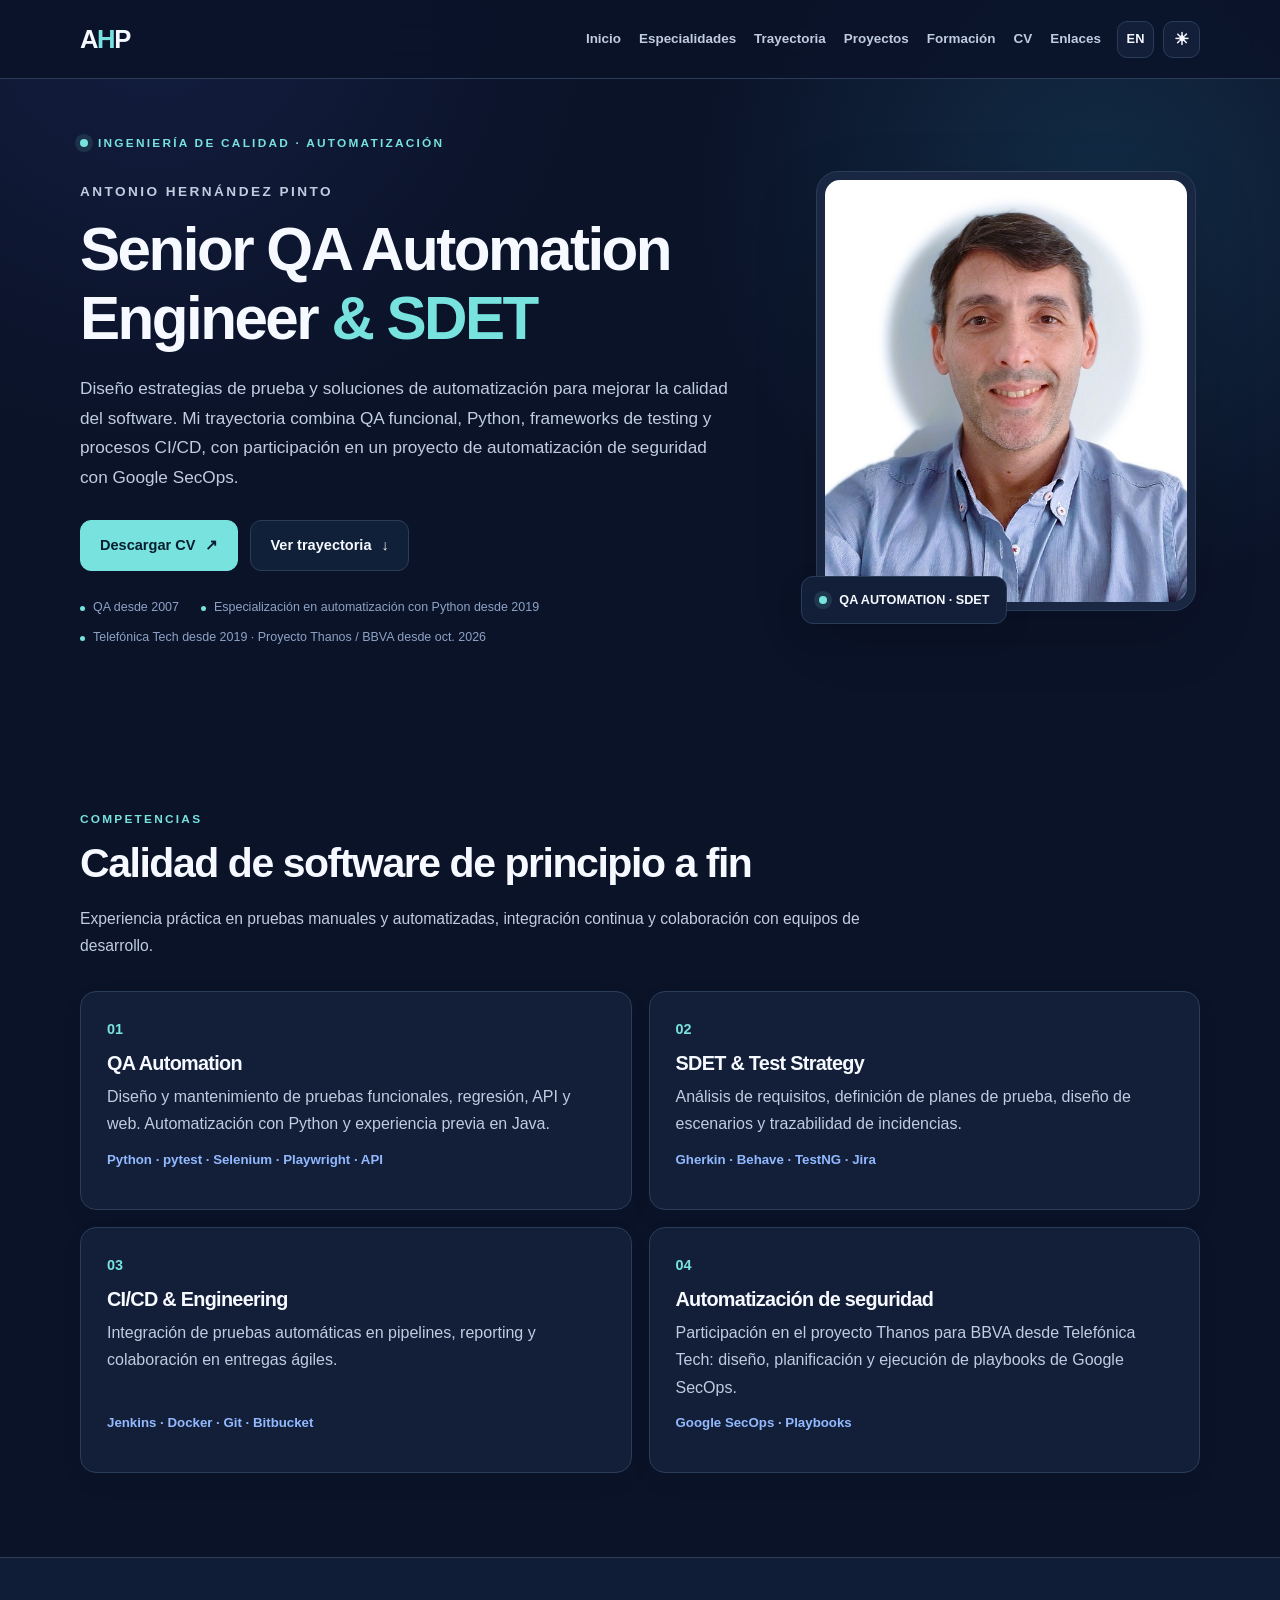
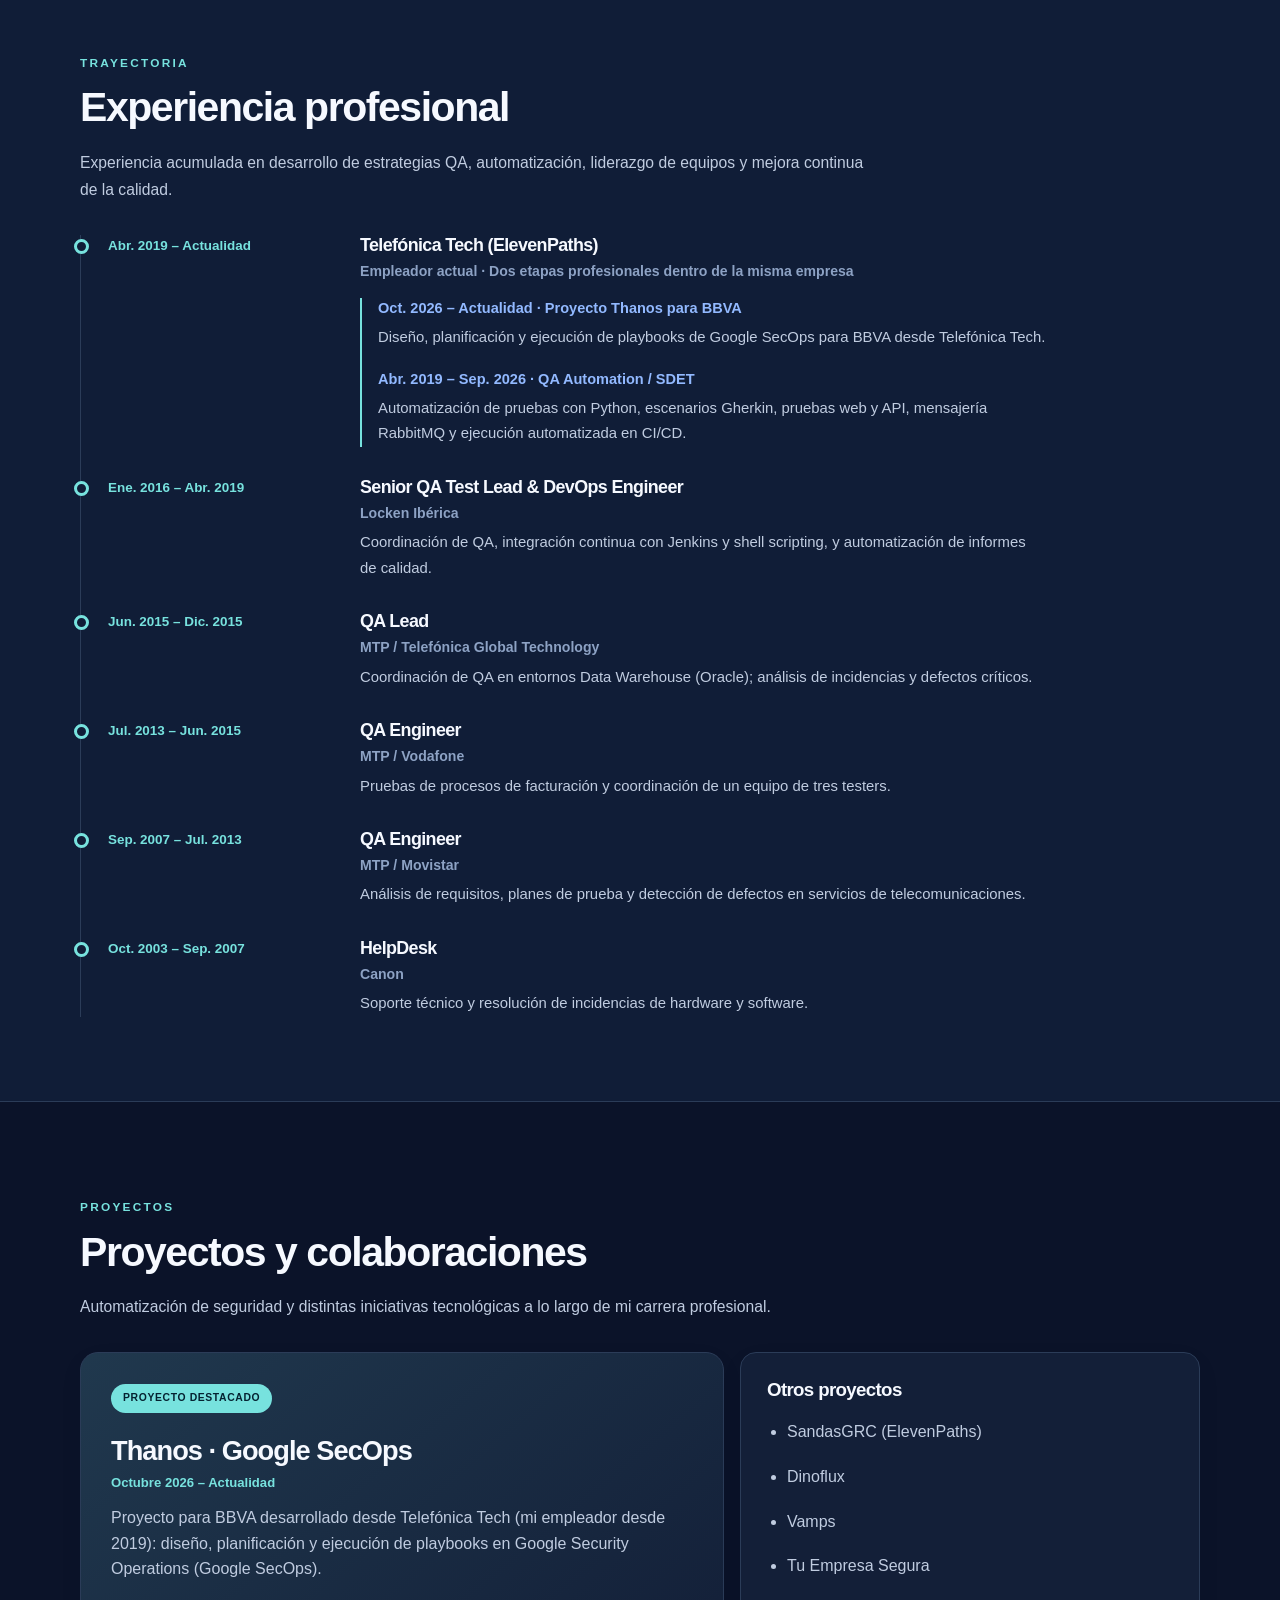
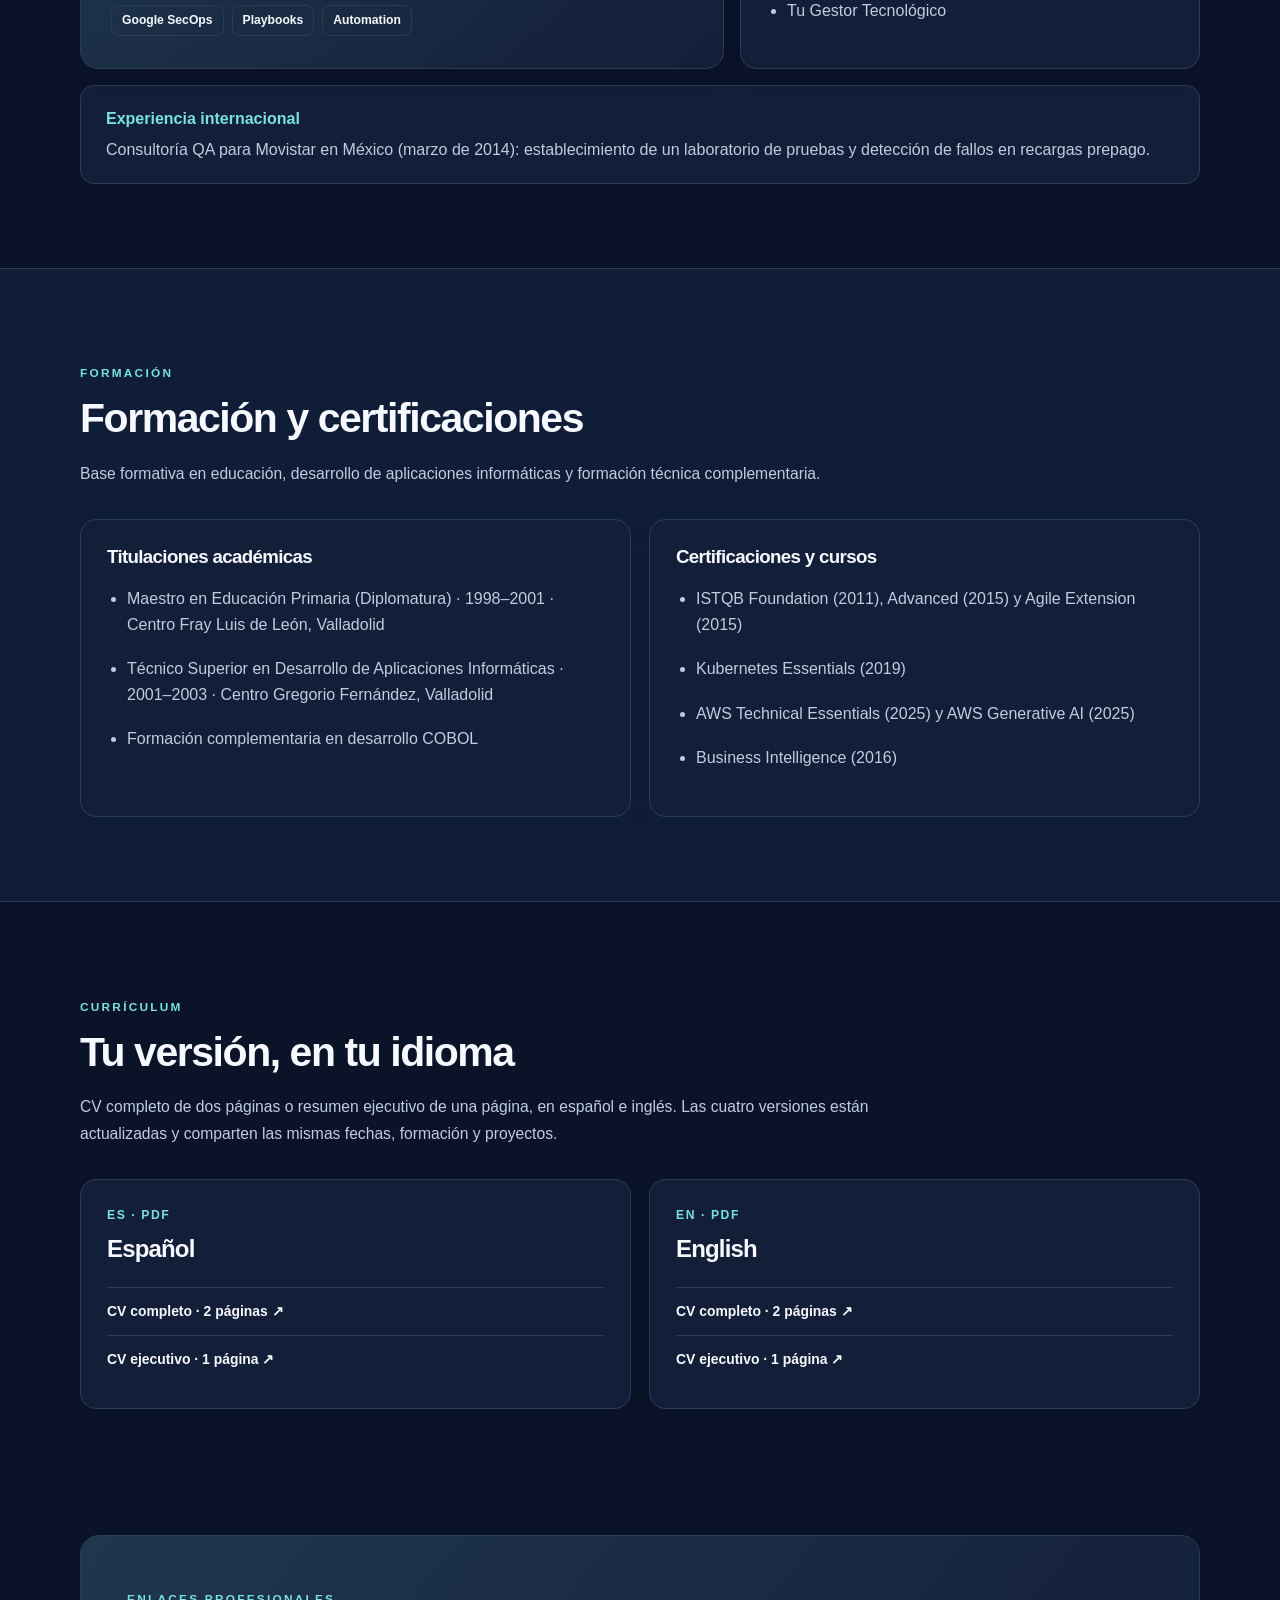
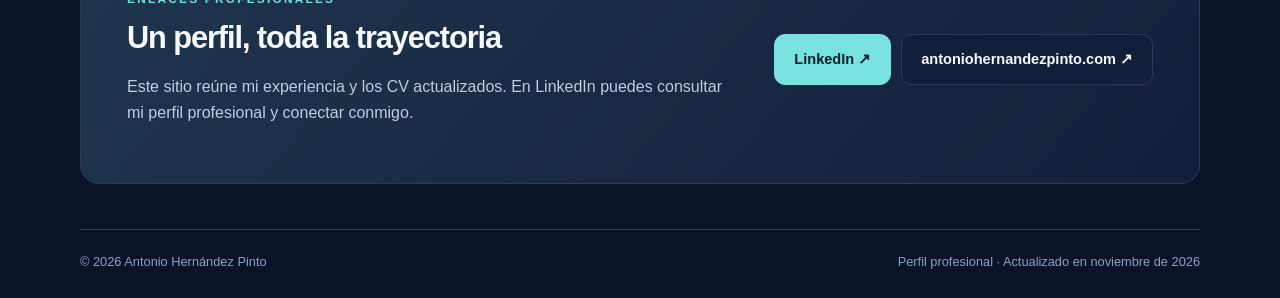
<file: index.html>
<!DOCTYPE html>
<html lang="es" data-theme="dark">
<head>
<meta charset="utf-8">
<meta name="viewport" content="width=device-width, initial-scale=1">
<meta name="theme-color" content="#0b1329">
<title>Antonio Hernández Pinto | Senior QA Automation Engineer · SDET</title>
<meta name="description" content="Antonio Hernández Pinto: profesional QA Automation y SDET con experiencia en Python, Playwright, Selenium, pruebas API y CI/CD. Proyecto Thanos con Google SecOps.">
<meta name="robots" content="index, follow, max-image-preview:large">
<link rel="canonical" href="https://antoniohernandezpinto.com/">
<link rel="alternate" hreflang="es" href="https://antoniohernandezpinto.com/">
<link rel="alternate" hreflang="en" href="https://antoniohernandezpinto.com/en/">
<link rel="alternate" hreflang="x-default" href="https://antoniohernandezpinto.com/">
<link rel="icon" href="favicon.ico" sizes="any">
<link rel="stylesheet" href="style.css">
<meta property="og:type" content="profile">
<meta property="og:title" content="Antonio Hernández Pinto | Senior QA Automation Engineer · SDET">
<meta property="og:description" content="Antonio Hernández Pinto: profesional QA Automation y SDET con experiencia en Python, Playwright, Selenium, pruebas API y CI/CD. Proyecto Thanos con Google SecOps.">
<meta property="og:url" content="https://antoniohernandezpinto.com/">
<meta property="og:locale" content="es_ES">
<meta property="og:image" content="https://antoniohernandezpinto.com/assets/img/social-preview.jpg">
<meta property="og:image:width" content="1200">
<meta property="og:image:height" content="630">
<meta name="twitter:card" content="summary_large_image">
<meta name="twitter:description" content="QA Automation y SDET desde 2007. Telefónica Tech desde 2019; proyecto Thanos / BBVA con Google SecOps desde 2026.">
<meta property="og:locale:alternate" content="en_US">
<meta name="twitter:title" content="Antonio Hernández Pinto | Senior QA Automation Engineer · SDET">
<meta name="twitter:image" content="https://antoniohernandezpinto.com/assets/img/social-preview.jpg">
<script type="application/ld+json">{"@context": "https://schema.org", "@type": "Person", "name": "Antonio Hernández Pinto", "url": "https://antoniohernandezpinto.com/", "jobTitle": "Senior QA Automation Engineer / SDET", "worksFor": {"@type": "Organization", "name": "Telefónica Tech"}, "sameAs": ["https://www.linkedin.com/in/antonio-hernandez-pinto/"], "knowsAbout": ["Software Quality Assurance", "Test automation", "Python", "Playwright", "Selenium", "API testing", "CI/CD", "Google SecOps"]}</script>
</head>
<body>
<a class="skip-link" href="#contenido">Saltar al contenido</a>
<header class="site-header">
 <nav class="navbar wrap" aria-label="Navegación principal">
  <a href="#inicio" class="monogram" aria-label="Antonio Hernández Pinto — Home">A<span>H</span>P</a>
  <div class="navlinks" id="main-menu">
   <a href="#inicio">Inicio</a><a href="#especialidades">Especialidades</a><a href="#trayectoria">Trayectoria</a><a href="#proyectos">Proyectos</a><a href="#formacion">Formación</a><a href="#cv">CV</a><a href="#contacto">Enlaces</a>
  </div>
  <div class="nav-actions">
   <a class="language-switch" href="en/" lang="en" aria-label="English version">EN</a>
   <button type="button" class="theme-switch" aria-label="Cambiar tema claro u oscuro" title="Cambiar tema claro u oscuro"><span class="theme-icon" aria-hidden="true">☀</span></button>
   <button type="button" class="menu-switch" aria-controls="main-menu" aria-expanded="false" aria-label="Abrir menú"><span aria-hidden="true">☰</span></button>
  </div>
 </nav>
</header>
<main id="contenido">
<section class="hero wrap" id="inicio">
  <div class="hero-content">
   <div class="eyebrow"><span class="signal"></span>INGENIERÍA DE CALIDAD · AUTOMATIZACIÓN</div>
   <p class="hero-name">ANTONIO HERNÁNDEZ PINTO</p>
   <h1>Senior QA Automation Engineer <span class="accent">&amp; SDET</span></h1>
   <p class="lead">Diseño estrategias de prueba y soluciones de automatización para mejorar la calidad del software. Mi trayectoria combina QA funcional, Python, frameworks de testing y procesos CI/CD, con participación en un proyecto de automatización de seguridad con Google SecOps.</p>
   <div class="hero-actions"><a class="btn primary" href="#cv">Descargar CV <span aria-hidden="true">↗</span></a><a class="btn secondary" href="#trayectoria">Ver trayectoria <span aria-hidden="true">↓</span></a></div>
   <ul class="quickfacts"><li>QA desde 2007</li><li>Especialización en automatización con Python desde 2019</li><li>Telefónica Tech desde 2019 · Proyecto Thanos / BBVA desde oct. 2026</li></ul>
  </div>
  <div class="portrait-card"><div class="portrait-frame"><img src="assets/img/antonio-hernandez-pinto.jpg" width="590" height="663" fetchpriority="high" alt="Antonio Hernández Pinto"></div><div class="portrait-caption"><span class="dot"></span>QA AUTOMATION · SDET</div></div>
</section>
<section class="content-section" id="especialidades"><div class="wrap">
 <p class="section-eyebrow">COMPETENCIAS</p><h2>Calidad de software de principio a fin</h2><p class="section-lead">Experiencia práctica en pruebas manuales y automatizadas, integración continua y colaboración con equipos de desarrollo.</p>
 <div class="specialties"><article class="specialty"><div class="specialty-no">01</div><h3>QA Automation</h3><p>Diseño y mantenimiento de pruebas funcionales, regresión, API y web. Automatización con Python y experiencia previa en Java.</p><p class="techline">Python · pytest · Selenium · Playwright · API</p></article><article class="specialty"><div class="specialty-no">02</div><h3>SDET &amp; Test Strategy</h3><p>Análisis de requisitos, definición de planes de prueba, diseño de escenarios y trazabilidad de incidencias.</p><p class="techline">Gherkin · Behave · TestNG · Jira</p></article><article class="specialty"><div class="specialty-no">03</div><h3>CI/CD &amp; Engineering</h3><p>Integración de pruebas automáticas en pipelines, reporting y colaboración en entregas ágiles.</p><p class="techline">Jenkins · Docker · Git · Bitbucket</p></article><article class="specialty"><div class="specialty-no">04</div><h3>Automatización de seguridad</h3><p>Participación en el proyecto Thanos para BBVA desde Telefónica Tech: diseño, planificación y ejecución de playbooks de Google SecOps.</p><p class="techline">Google SecOps · Playbooks</p></article></div>
</div></section>
<section class="content-section alt" id="trayectoria"><div class="wrap">
 <p class="section-eyebrow">TRAYECTORIA</p><h2>Experiencia profesional</h2><p class="section-lead">Experiencia acumulada en desarrollo de estrategias QA, automatización, liderazgo de equipos y mejora continua de la calidad.</p>
 <div class="timeline"><article class="timeline-item"><div class="timeline-date">Abr. 2019 – Actualidad</div><div class="timeline-text"><h3>Telefónica Tech (ElevenPaths)</h3><p class="company">Empleador actual · Dos etapas profesionales dentro de la misma empresa</p><div class="role-phases"><div class="role-phase"><h4>Oct. 2026 – Actualidad · Proyecto Thanos para BBVA</h4><p>Diseño, planificación y ejecución de playbooks de Google SecOps para BBVA desde Telefónica Tech.</p></div><div class="role-phase"><h4>Abr. 2019 – Sep. 2026 · QA Automation / SDET</h4><p>Automatización de pruebas con Python, escenarios Gherkin, pruebas web y API, mensajería RabbitMQ y ejecución automatizada en CI/CD.</p></div></div></div></article><article class="timeline-item"><div class="timeline-date">Ene. 2016 – Abr. 2019</div><div class="timeline-text"><h3>Senior QA Test Lead &amp; DevOps Engineer</h3><p class="company">Locken Ibérica</p><p>Coordinación de QA, integración continua con Jenkins y shell scripting, y automatización de informes de calidad.</p></div></article><article class="timeline-item"><div class="timeline-date">Jun. 2015 – Dic. 2015</div><div class="timeline-text"><h3>QA Lead</h3><p class="company">MTP / Telefónica Global Technology</p><p>Coordinación de QA en entornos Data Warehouse (Oracle); análisis de incidencias y defectos críticos.</p></div></article><article class="timeline-item"><div class="timeline-date">Jul. 2013 – Jun. 2015</div><div class="timeline-text"><h3>QA Engineer</h3><p class="company">MTP / Vodafone</p><p>Pruebas de procesos de facturación y coordinación de un equipo de tres testers.</p></div></article><article class="timeline-item"><div class="timeline-date">Sep. 2007 – Jul. 2013</div><div class="timeline-text"><h3>QA Engineer</h3><p class="company">MTP / Movistar</p><p>Análisis de requisitos, planes de prueba y detección de defectos en servicios de telecomunicaciones.</p></div></article><article class="timeline-item"><div class="timeline-date">Oct. 2003 – Sep. 2007</div><div class="timeline-text"><h3>HelpDesk</h3><p class="company">Canon</p><p>Soporte técnico y resolución de incidencias de hardware y software.</p></div></article></div>
</div></section>
<section class="content-section" id="proyectos"><div class="wrap">
 <p class="section-eyebrow">PROYECTOS</p><h2>Proyectos y colaboraciones</h2><p class="section-lead">Automatización de seguridad y distintas iniciativas tecnológicas a lo largo de mi carrera profesional.</p>
 <div class="project-grid"><article class="feature-project"><span class="small-pill">Proyecto destacado</span><h3>Thanos · Google SecOps</h3><p class="project-date">Octubre 2026 – Actualidad</p><p>Proyecto para BBVA desarrollado desde Telefónica Tech (mi empleador desde 2019): diseño, planificación y ejecución de playbooks en Google Security Operations (Google SecOps).</p><div class="project-tags"><span>Google SecOps</span><span>Playbooks</span><span>Automation</span></div></article>
 <div class="secondary-projects"><h3>Otros proyectos</h3><ul><li>SandasGRC (ElevenPaths)</li><li>Dinoflux</li><li>Vamps</li><li>Tu Empresa Segura</li><li>Tu Gestor Tecnológico</li></ul></div></div>
 <div class="international"><strong>Experiencia internacional</strong><p>Consultoría QA para Movistar en México (marzo de 2014): establecimiento de un laboratorio de pruebas y detección de fallos en recargas prepago.</p></div>
</div></section>
<section class="content-section alt" id="formacion"><div class="wrap">
 <p class="section-eyebrow">FORMACIÓN</p><h2>Formación y certificaciones</h2><p class="section-lead">Base formativa en educación, desarrollo de aplicaciones informáticas y formación técnica complementaria.</p>
 <div class="columns"><div class="detail-card"><h3>Titulaciones académicas</h3><ul><li>Maestro en Educación Primaria (Diplomatura) · 1998–2001 · Centro Fray Luis de León, Valladolid</li><li>Técnico Superior en Desarrollo de Aplicaciones Informáticas · 2001–2003 · Centro Gregorio Fernández, Valladolid</li><li>Formación complementaria en desarrollo COBOL</li></ul></div><div class="detail-card"><h3>Certificaciones y cursos</h3><ul><li>ISTQB Foundation (2011), Advanced (2015) y Agile Extension (2015)</li><li>Kubernetes Essentials (2019)</li><li>AWS Technical Essentials (2025) y AWS Generative AI (2025)</li><li>Business Intelligence (2016)</li></ul></div></div>
</div></section>
<section class="content-section" id="cv"><div class="wrap">
 <p class="section-eyebrow">CURRÍCULUM</p><h2>Tu versión, en tu idioma</h2><p class="section-lead">CV completo de dos páginas o resumen ejecutivo de una página, en español e inglés. Las cuatro versiones están actualizadas y comparten las mismas fechas, formación y proyectos.</p>
 <div class="cv-grid"><div class="cv-tile"><div class="cv-tag">ES · PDF</div><h3>Español</h3><a href="assets/cv/Antonio_Hernandez_Pinto_CV_ES_completo.pdf" download>CV completo · 2 páginas ↗</a><a href="assets/cv/Antonio_Hernandez_Pinto_CV_ES_1pagina.pdf" download>CV ejecutivo · 1 página ↗</a></div><div class="cv-tile"><div class="cv-tag">EN · PDF</div><h3>English</h3><a href="assets/cv/Antonio_Hernandez_Pinto_CV_EN_full.pdf" download>CV completo · 2 páginas ↗</a><a href="assets/cv/Antonio_Hernandez_Pinto_CV_EN_1page.pdf" download>CV ejecutivo · 1 página ↗</a></div></div>
 </div></section>
<section class="contact-banner wrap" id="contacto"><div><p class="section-eyebrow">ENLACES PROFESIONALES</p><h2>Un perfil, toda la trayectoria</h2><p>Este sitio reúne mi experiencia y los CV actualizados. En LinkedIn puedes consultar mi perfil profesional y conectar conmigo.</p></div><div class="contact-links"><a class="btn primary" href="https://www.linkedin.com/in/antonio-hernandez-pinto/" target="_blank" rel="noopener noreferrer" aria-label="Consultar mi perfil de LinkedIn">LinkedIn ↗</a><a class="btn secondary" href="https://antoniohernandezpinto.com/" target="_blank" rel="noopener noreferrer">antoniohernandezpinto.com ↗</a></div></section>
</main>
<footer class="wrap footer"><span>© 2026 Antonio Hernández Pinto</span><span>Perfil profesional · Actualizado en noviembre de 2026</span></footer>
<script src="assets/site.js" defer></script>
</body>
</html>
</file>
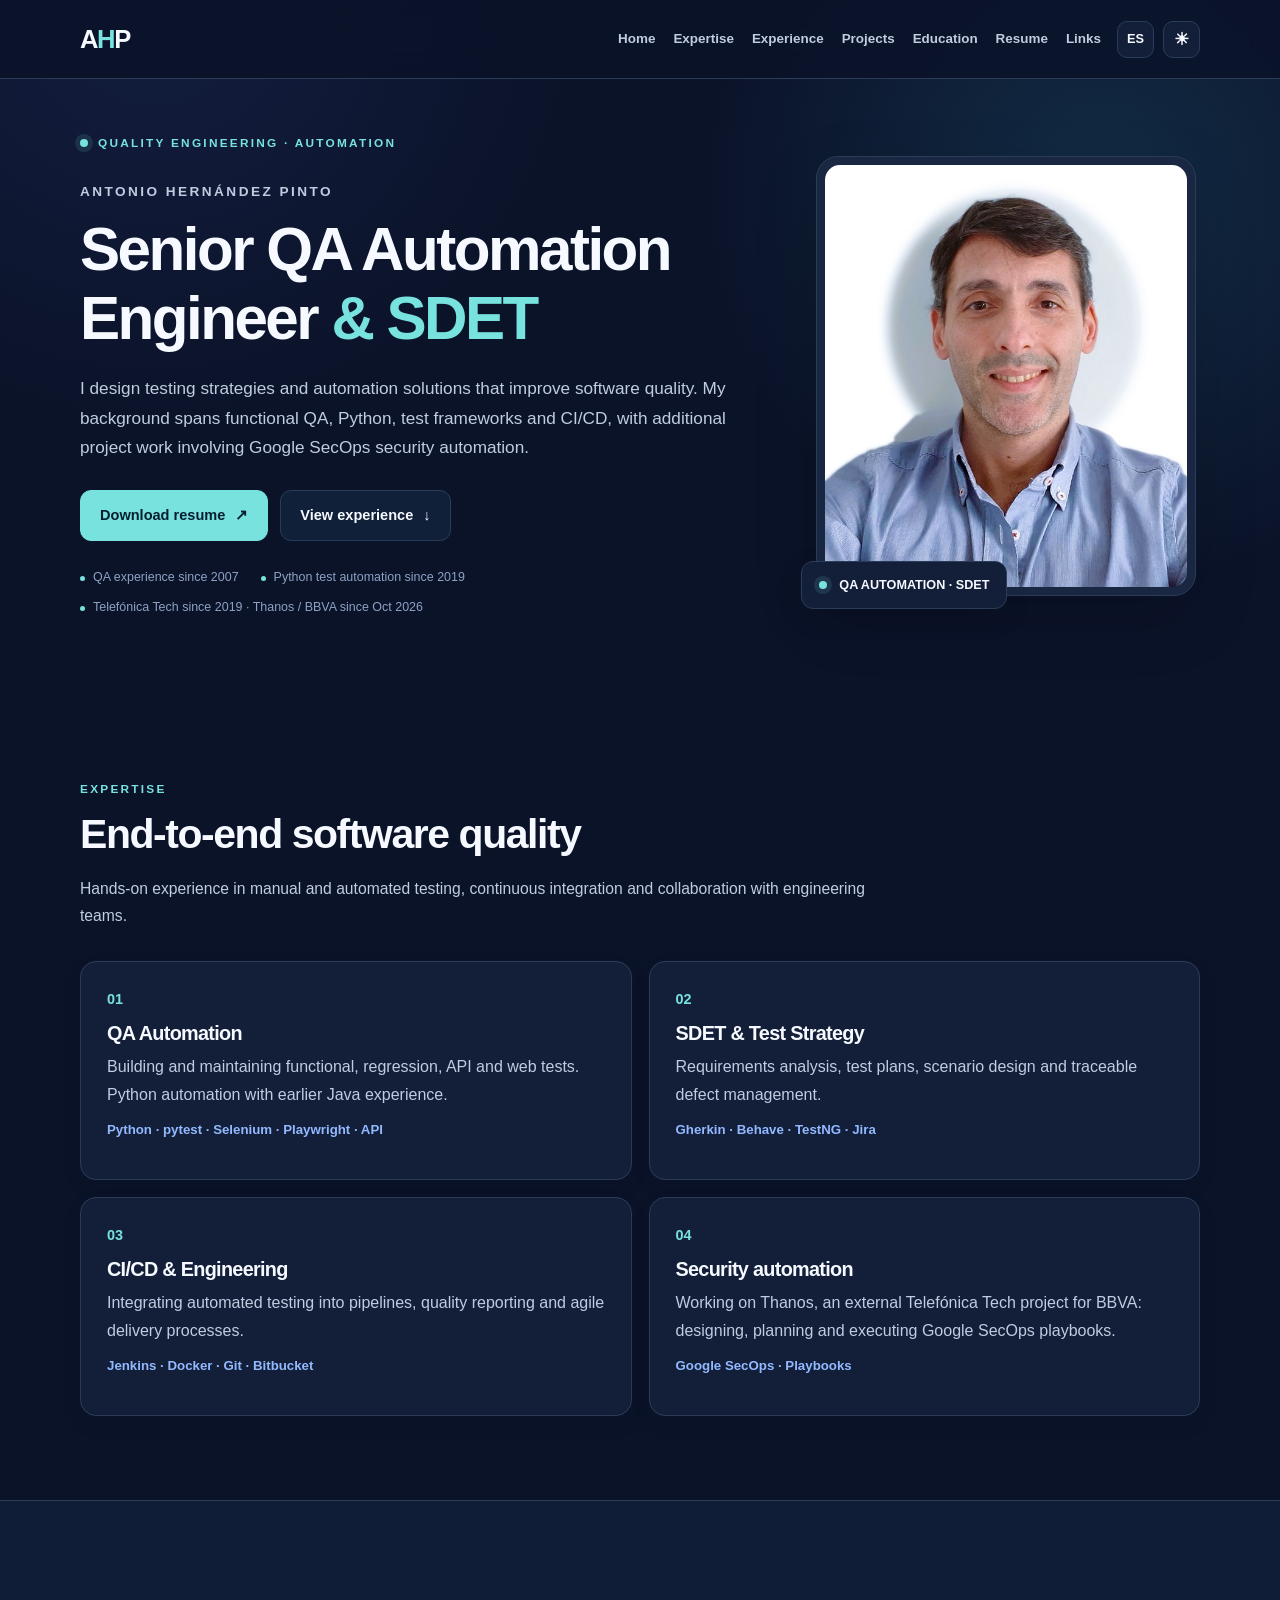
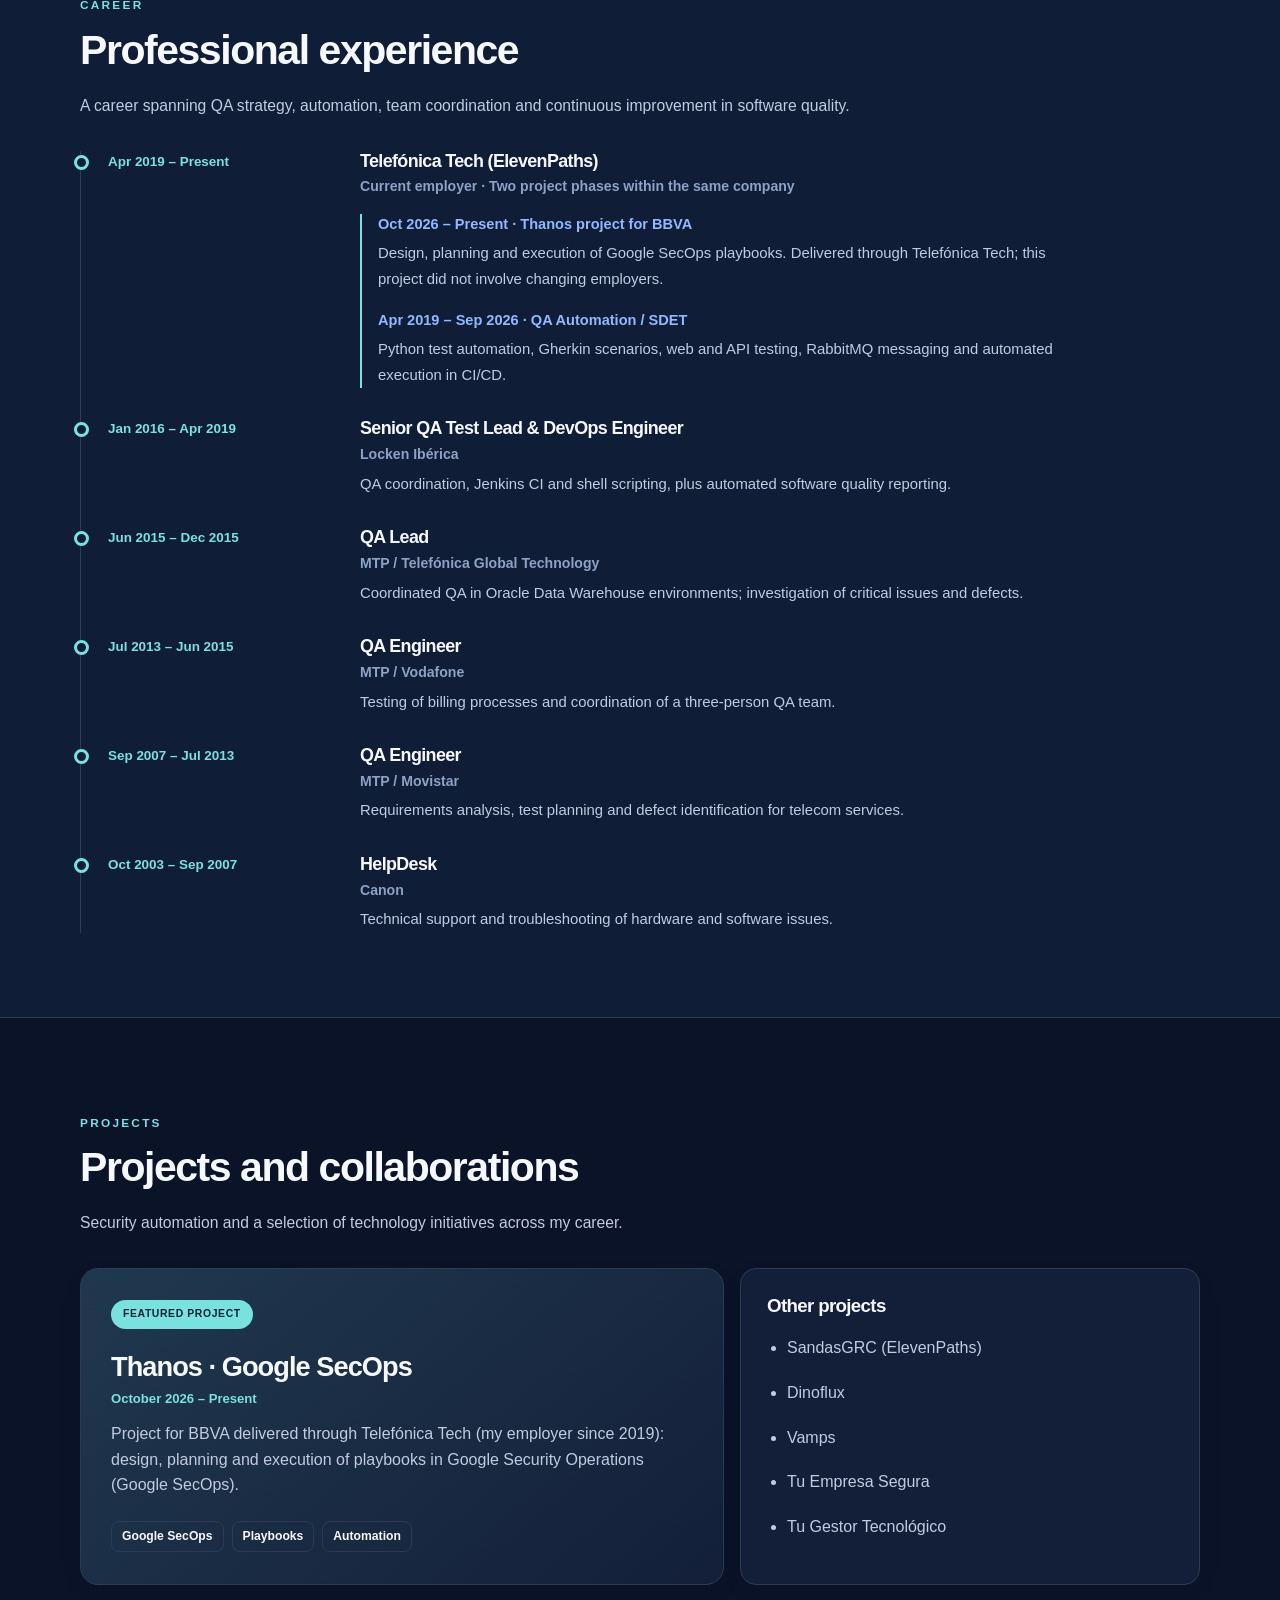
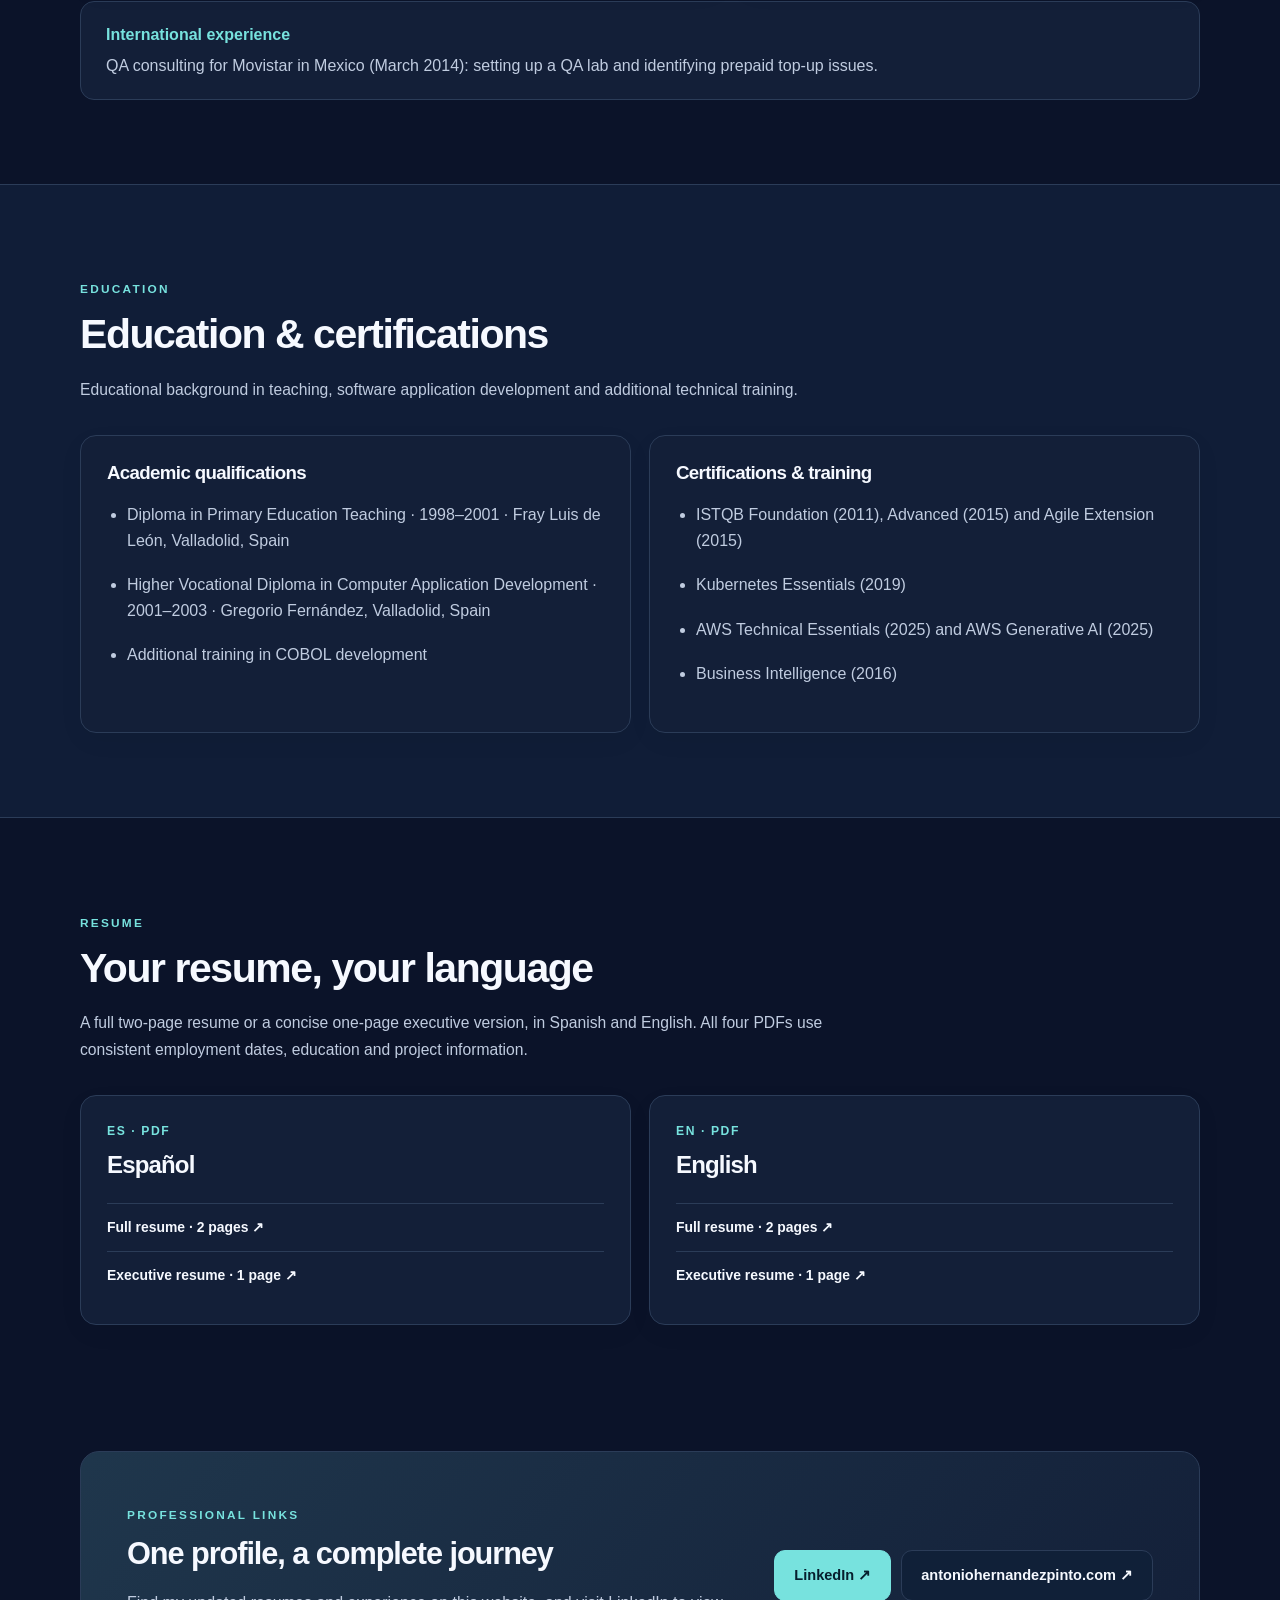
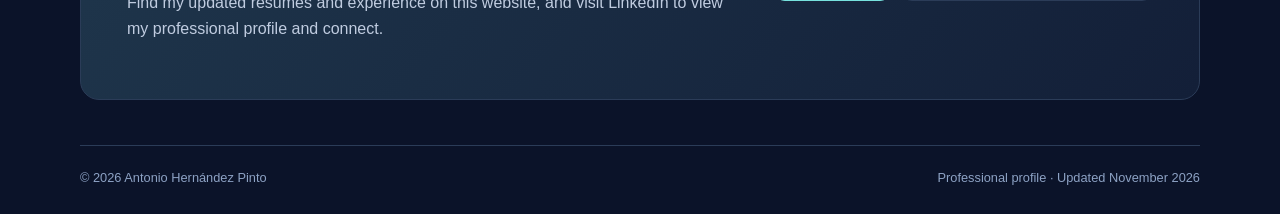
<file: en/index.html>
<!DOCTYPE html>
<html lang="en" data-theme="dark">
<head>
<meta charset="utf-8">
<meta name="viewport" content="width=device-width, initial-scale=1">
<meta name="theme-color" content="#0b1329">
<title>Antonio Hernández Pinto | Senior QA Automation Engineer · SDET</title>
<meta name="description" content="Antonio Hernández Pinto: QA Automation Engineer and SDET with Python, Playwright, Selenium, API testing and CI/CD experience. Thanos project with Google SecOps.">
<meta name="robots" content="index, follow, max-image-preview:large">
<link rel="canonical" href="https://antoniohernandezpinto.com/en/">
<link rel="alternate" hreflang="es" href="https://antoniohernandezpinto.com/">
<link rel="alternate" hreflang="en" href="https://antoniohernandezpinto.com/en/">
<link rel="alternate" hreflang="x-default" href="https://antoniohernandezpinto.com/">
<link rel="icon" href="../favicon.ico" sizes="any">
<link rel="stylesheet" href="../style.css">
<meta property="og:type" content="profile">
<meta property="og:title" content="Antonio Hernández Pinto | Senior QA Automation Engineer · SDET">
<meta property="og:description" content="Antonio Hernández Pinto: QA Automation Engineer and SDET with Python, Playwright, Selenium, API testing and CI/CD experience. Thanos project with Google SecOps.">
<meta property="og:url" content="https://antoniohernandezpinto.com/en/">
<meta property="og:locale" content="en_US">
<meta property="og:image" content="https://antoniohernandezpinto.com/assets/img/social-preview.jpg">
<meta property="og:image:width" content="1200">
<meta property="og:image:height" content="630">
<meta name="twitter:card" content="summary_large_image">
<meta name="twitter:description" content="QA Automation and SDET since 2007. Telefónica Tech since 2019; Thanos / BBVA with Google SecOps since 2026.">
<meta property="og:locale:alternate" content="es_ES">
<meta name="twitter:title" content="Antonio Hernández Pinto | Senior QA Automation Engineer · SDET">
<meta name="twitter:image" content="https://antoniohernandezpinto.com/assets/img/social-preview.jpg">
<script type="application/ld+json">{"@context": "https://schema.org", "@type": "Person", "name": "Antonio Hernández Pinto", "url": "https://antoniohernandezpinto.com/", "jobTitle": "Senior QA Automation Engineer / SDET", "worksFor": {"@type": "Organization", "name": "Telefónica Tech"}, "sameAs": ["https://www.linkedin.com/in/antonio-hernandez-pinto/"], "knowsAbout": ["Software Quality Assurance", "Test automation", "Python", "Playwright", "Selenium", "API testing", "CI/CD", "Google SecOps"]}</script>
</head>
<body>
<a class="skip-link" href="#contenido">Skip to content</a>
<header class="site-header">
 <nav class="navbar wrap" aria-label="Main navigation">
  <a href="#inicio" class="monogram" aria-label="Antonio Hernández Pinto — Home">A<span>H</span>P</a>
  <div class="navlinks" id="main-menu">
   <a href="#inicio">Home</a><a href="#especialidades">Expertise</a><a href="#trayectoria">Experience</a><a href="#proyectos">Projects</a><a href="#formacion">Education</a><a href="#cv">Resume</a><a href="#contacto">Links</a>
  </div>
  <div class="nav-actions">
   <a class="language-switch" href="../" lang="es" aria-label="Versión en español">ES</a>
   <button type="button" class="theme-switch" aria-label="Switch light or dark theme" title="Switch light or dark theme"><span class="theme-icon" aria-hidden="true">☀</span></button>
   <button type="button" class="menu-switch" aria-controls="main-menu" aria-expanded="false" aria-label="Open menu"><span aria-hidden="true">☰</span></button>
  </div>
 </nav>
</header>
<main id="contenido">
<section class="hero wrap" id="inicio">
  <div class="hero-content">
   <div class="eyebrow"><span class="signal"></span>QUALITY ENGINEERING · AUTOMATION</div>
   <p class="hero-name">ANTONIO HERNÁNDEZ PINTO</p>
   <h1>Senior QA Automation Engineer <span class="accent">&amp; SDET</span></h1>
   <p class="lead">I design testing strategies and automation solutions that improve software quality. My background spans functional QA, Python, test frameworks and CI/CD, with additional project work involving Google SecOps security automation.</p>
   <div class="hero-actions"><a class="btn primary" href="#cv">Download resume <span aria-hidden="true">↗</span></a><a class="btn secondary" href="#trayectoria">View experience <span aria-hidden="true">↓</span></a></div>
   <ul class="quickfacts"><li>QA experience since 2007</li><li>Python test automation since 2019</li><li>Telefónica Tech since 2019 · Thanos / BBVA since Oct 2026</li></ul>
  </div>
  <div class="portrait-card"><div class="portrait-frame"><img src="../assets/img/antonio-hernandez-pinto.jpg" width="590" height="663" fetchpriority="high" alt="Antonio Hernández Pinto"></div><div class="portrait-caption"><span class="dot"></span>QA AUTOMATION · SDET</div></div>
</section>
<section class="content-section" id="especialidades"><div class="wrap">
 <p class="section-eyebrow">EXPERTISE</p><h2>End-to-end software quality</h2><p class="section-lead">Hands-on experience in manual and automated testing, continuous integration and collaboration with engineering teams.</p>
 <div class="specialties"><article class="specialty"><div class="specialty-no">01</div><h3>QA Automation</h3><p>Building and maintaining functional, regression, API and web tests. Python automation with earlier Java experience.</p><p class="techline">Python · pytest · Selenium · Playwright · API</p></article><article class="specialty"><div class="specialty-no">02</div><h3>SDET &amp; Test Strategy</h3><p>Requirements analysis, test plans, scenario design and traceable defect management.</p><p class="techline">Gherkin · Behave · TestNG · Jira</p></article><article class="specialty"><div class="specialty-no">03</div><h3>CI/CD &amp; Engineering</h3><p>Integrating automated testing into pipelines, quality reporting and agile delivery processes.</p><p class="techline">Jenkins · Docker · Git · Bitbucket</p></article><article class="specialty"><div class="specialty-no">04</div><h3>Security automation</h3><p>Working on Thanos, an external Telefónica Tech project for BBVA: designing, planning and executing Google SecOps playbooks.</p><p class="techline">Google SecOps · Playbooks</p></article></div>
</div></section>
<section class="content-section alt" id="trayectoria"><div class="wrap">
 <p class="section-eyebrow">CAREER</p><h2>Professional experience</h2><p class="section-lead">A career spanning QA strategy, automation, team coordination and continuous improvement in software quality.</p>
 <div class="timeline"><article class="timeline-item"><div class="timeline-date">Apr 2019 – Present</div><div class="timeline-text"><h3>Telefónica Tech (ElevenPaths)</h3><p class="company">Current employer · Two project phases within the same company</p><div class="role-phases"><div class="role-phase"><h4>Oct 2026 – Present · Thanos project for BBVA</h4><p>Design, planning and execution of Google SecOps playbooks. Delivered through Telefónica Tech; this project did not involve changing employers.</p></div><div class="role-phase"><h4>Apr 2019 – Sep 2026 · QA Automation / SDET</h4><p>Python test automation, Gherkin scenarios, web and API testing, RabbitMQ messaging and automated execution in CI/CD.</p></div></div></div></article><article class="timeline-item"><div class="timeline-date">Jan 2016 – Apr 2019</div><div class="timeline-text"><h3>Senior QA Test Lead &amp; DevOps Engineer</h3><p class="company">Locken Ibérica</p><p>QA coordination, Jenkins CI and shell scripting, plus automated software quality reporting.</p></div></article><article class="timeline-item"><div class="timeline-date">Jun 2015 – Dec 2015</div><div class="timeline-text"><h3>QA Lead</h3><p class="company">MTP / Telefónica Global Technology</p><p>Coordinated QA in Oracle Data Warehouse environments; investigation of critical issues and defects.</p></div></article><article class="timeline-item"><div class="timeline-date">Jul 2013 – Jun 2015</div><div class="timeline-text"><h3>QA Engineer</h3><p class="company">MTP / Vodafone</p><p>Testing of billing processes and coordination of a three-person QA team.</p></div></article><article class="timeline-item"><div class="timeline-date">Sep 2007 – Jul 2013</div><div class="timeline-text"><h3>QA Engineer</h3><p class="company">MTP / Movistar</p><p>Requirements analysis, test planning and defect identification for telecom services.</p></div></article><article class="timeline-item"><div class="timeline-date">Oct 2003 – Sep 2007</div><div class="timeline-text"><h3>HelpDesk</h3><p class="company">Canon</p><p>Technical support and troubleshooting of hardware and software issues.</p></div></article></div>
</div></section>
<section class="content-section" id="proyectos"><div class="wrap">
 <p class="section-eyebrow">PROJECTS</p><h2>Projects and collaborations</h2><p class="section-lead">Security automation and a selection of technology initiatives across my career.</p>
 <div class="project-grid"><article class="feature-project"><span class="small-pill">Featured project</span><h3>Thanos · Google SecOps</h3><p class="project-date">October 2026 – Present</p><p>Project for BBVA delivered through Telefónica Tech (my employer since 2019): design, planning and execution of playbooks in Google Security Operations (Google SecOps).</p><div class="project-tags"><span>Google SecOps</span><span>Playbooks</span><span>Automation</span></div></article>
 <div class="secondary-projects"><h3>Other projects</h3><ul><li>SandasGRC (ElevenPaths)</li><li>Dinoflux</li><li>Vamps</li><li>Tu Empresa Segura</li><li>Tu Gestor Tecnológico</li></ul></div></div>
 <div class="international"><strong>International experience</strong><p>QA consulting for Movistar in Mexico (March 2014): setting up a QA lab and identifying prepaid top-up issues.</p></div>
</div></section>
<section class="content-section alt" id="formacion"><div class="wrap">
 <p class="section-eyebrow">EDUCATION</p><h2>Education &amp; certifications</h2><p class="section-lead">Educational background in teaching, software application development and additional technical training.</p>
 <div class="columns"><div class="detail-card"><h3>Academic qualifications</h3><ul><li>Diploma in Primary Education Teaching · 1998–2001 · Fray Luis de León, Valladolid, Spain</li><li>Higher Vocational Diploma in Computer Application Development · 2001–2003 · Gregorio Fernández, Valladolid, Spain</li><li>Additional training in COBOL development</li></ul></div><div class="detail-card"><h3>Certifications &amp; training</h3><ul><li>ISTQB Foundation (2011), Advanced (2015) and Agile Extension (2015)</li><li>Kubernetes Essentials (2019)</li><li>AWS Technical Essentials (2025) and AWS Generative AI (2025)</li><li>Business Intelligence (2016)</li></ul></div></div>
</div></section>
<section class="content-section" id="cv"><div class="wrap">
 <p class="section-eyebrow">RESUME</p><h2>Your resume, your language</h2><p class="section-lead">A full two-page resume or a concise one-page executive version, in Spanish and English. All four PDFs use consistent employment dates, education and project information.</p>
 <div class="cv-grid"><div class="cv-tile"><div class="cv-tag">ES · PDF</div><h3>Español</h3><a href="../assets/cv/Antonio_Hernandez_Pinto_CV_ES_completo.pdf" download>Full resume · 2 pages ↗</a><a href="../assets/cv/Antonio_Hernandez_Pinto_CV_ES_1pagina.pdf" download>Executive resume · 1 page ↗</a></div><div class="cv-tile"><div class="cv-tag">EN · PDF</div><h3>English</h3><a href="../assets/cv/Antonio_Hernandez_Pinto_CV_EN_full.pdf" download>Full resume · 2 pages ↗</a><a href="../assets/cv/Antonio_Hernandez_Pinto_CV_EN_1page.pdf" download>Executive resume · 1 page ↗</a></div></div>
 </div></section>
<section class="contact-banner wrap" id="contacto"><div><p class="section-eyebrow">PROFESSIONAL LINKS</p><h2>One profile, a complete journey</h2><p>Find my updated resumes and experience on this website, and visit LinkedIn to view my professional profile and connect.</p></div><div class="contact-links"><a class="btn primary" href="https://www.linkedin.com/in/antonio-hernandez-pinto/" target="_blank" rel="noopener noreferrer" aria-label="Visit my LinkedIn profile">LinkedIn ↗</a><a class="btn secondary" href="https://antoniohernandezpinto.com/" target="_blank" rel="noopener noreferrer">antoniohernandezpinto.com ↗</a></div></section>
</main>
<footer class="wrap footer"><span>© 2026 Antonio Hernández Pinto</span><span>Professional profile · Updated November 2026</span></footer>
<script src="../assets/site.js" defer></script>
</body>
</html>
</file>
<file: style.css>
:root{color-scheme:dark;--bg:#0b1329;--bg2:#101d37;--paper:#131f38;--paper2:#192742;--line:#2b3c58;--text:#f6f9ff;--muted:#c0cce0;--subtle:#8da2c4;--accent:#77e2de;--accent-2:#92b9ff;--btn:#102038;--shadow:0 20px 80px rgba(0,0,0,.24)}
:root[data-theme="light"]{color-scheme:light;--bg:#f7f9fd;--bg2:#edf3fa;--paper:#fff;--paper2:#f0f5fb;--line:#d8e1ec;--text:#10243f;--muted:#3b4c63;--subtle:#546a85;--accent:#087d82;--accent-2:#1963bf;--btn:#fff;--shadow:0 12px 40px rgba(9,34,73,.07)}
*{box-sizing:border-box}html{scroll-behavior:smooth;scroll-padding-top:90px}body{margin:0;background:var(--bg);color:var(--text);font-family:Inter,"Segoe UI",Roboto,Arial,sans-serif;line-height:1.6;-webkit-font-smoothing:antialiased}body::before{content:"";z-index:-1;position:absolute;top:0;left:0;right:0;height:680px;pointer-events:none;background:radial-gradient(circle at 86% 28%,rgba(42,133,167,.22),transparent 33%),radial-gradient(circle at 12% 0%,rgba(52,69,150,.20),transparent 33%)}a{color:inherit}a:focus-visible,button:focus-visible{outline:3px solid var(--accent);outline-offset:3px}.wrap{width:min(1120px,calc(100% - 44px));margin-inline:auto}.skip-link{position:absolute;top:-100px;left:12px;background:var(--accent);color:#062434;padding:10px;z-index:10}.skip-link:focus{top:5px}.site-header{position:sticky;top:0;z-index:9;background:color-mix(in srgb,var(--bg) 87%,transparent);backdrop-filter:blur(14px);border-bottom:1px solid var(--line)}.navbar{min-height:78px;display:flex;justify-content:space-between;align-items:center;gap:16px}.monogram{font-weight:900;letter-spacing:-.055em;font-size:1.6rem;text-decoration:none}.monogram span{color:var(--accent)}.navlinks{display:flex;align-items:center;gap:18px;margin-left:auto}.navlinks a{text-decoration:none;color:var(--muted);font-size:.84rem;font-weight:650;transition:color .2s}.navlinks a:hover{color:var(--accent)}.nav-actions{display:flex;align-items:center;gap:9px}.language-switch,.theme-switch,.menu-switch{display:grid;place-items:center;min-width:37px;height:37px;border:1px solid var(--line);border-radius:10px;background:var(--paper);color:var(--text);text-decoration:none;font-size:.8rem;font-weight:800;cursor:pointer}.theme-switch{font-size:1.08rem}.menu-switch{display:none;font-size:1.15rem}.hero{min-height:615px;display:grid;grid-template-columns:minmax(0,1.4fr) minmax(270px,.8fr);align-items:center;gap:65px;padding:68px 0 79px}.eyebrow,.section-eyebrow{font-size:.74rem;letter-spacing:.19em;font-weight:800;color:var(--accent);text-transform:uppercase}.eyebrow{display:flex;align-items:center;gap:10px}.signal,.dot{display:inline-block;width:8px;height:8px;background:var(--accent);border-radius:50%;box-shadow:0 0 0 5px color-mix(in srgb,var(--accent) 12%,transparent)}.hero-name{font-size:.85rem;letter-spacing:.18em;font-weight:750;margin:28px 0 12px;color:var(--muted)}h1,h2,h3{line-height:1.16;letter-spacing:-.035em}h1{font-size:clamp(2.4rem,4.7vw,4.55rem);margin:0 0 20px;font-weight:850}h2{font-size:clamp(1.85rem,3.2vw,2.9rem);margin:8px 0 18px}.accent{color:var(--accent)}.lead{font-size:1.05rem;color:var(--muted);max-width:650px;line-height:1.77}.hero-actions{display:flex;gap:12px;flex-wrap:wrap;margin:27px 0}.btn{display:inline-flex;align-items:center;justify-content:center;gap:10px;text-decoration:none;font-weight:800;font-size:.91rem;border-radius:11px;padding:13px 19px;border:1px solid var(--line);transition:transform .2s,background .2s}.btn:hover{transform:translateY(-2px)}.btn.primary{background:var(--accent);color:#061e2e;border-color:var(--accent)}.btn.secondary{background:var(--btn);color:var(--text)}.quickfacts{display:flex;gap:10px 22px;flex-wrap:wrap;list-style:none;padding:0;margin:23px 0 0;color:var(--subtle);font-size:.78rem}.quickfacts li{position:relative;padding-left:13px}.quickfacts li::before{position:absolute;top:8px;left:0;content:'';width:5px;height:5px;background:var(--accent);border-radius:50%}.portrait-card{position:relative;max-width:380px;margin:auto}.portrait-frame{padding:10px;border:1px solid var(--line);background:var(--paper2);border-radius:28px;box-shadow:var(--shadow);transform:rotate(1deg)}.portrait-frame img{display:block;width:100%;height:auto;aspect-ratio:6/7;object-fit:cover;object-position:center top;border-radius:19px}.portrait-caption{position:absolute;bottom:-18px;left:-29px;display:flex;align-items:center;gap:12px;padding:13px 17px;background:var(--paper);border:1px solid var(--line);border-radius:12px;box-shadow:var(--shadow);font-size:.79rem;font-weight:850;color:var(--text)}.content-section{padding:84px 0;scroll-margin-top:70px}.content-section.alt{background:var(--bg2);border-top:1px solid var(--line);border-bottom:1px solid var(--line)}.section-lead{color:var(--muted);max-width:790px;font-size:.98rem;margin-bottom:31px}.specialties{display:grid;grid-template-columns:repeat(2,minmax(0,1fr));gap:17px}.specialty,.detail-card,.secondary-projects,.cv-tile{background:var(--paper);border:1px solid var(--line);border-radius:16px;padding:26px}.specialty{display:flex;flex-direction:column;min-height:235px}.specialty-no{font-weight:900;font-size:.9rem;color:var(--accent);margin-bottom:11px}.specialty h3{margin:0 0 8px;font-size:1.2rem}.specialty p,.feature-project p,.detail-card li,.secondary-projects li,.international p{color:var(--muted);margin:0 0 12px}.specialty .techline{margin-top:auto;color:var(--accent-2);font-size:.83rem;font-weight:750}.timeline{margin-top:30px;border-left:1px solid var(--line)}.timeline-item{display:grid;grid-template-columns:220px 1fr;gap:32px;padding:0 0 30px 27px;position:relative}.timeline-item:last-child{padding-bottom:0}.timeline-item::before{content:'';position:absolute;width:9px;height:9px;border:3px solid var(--accent);border-radius:50%;background:var(--bg2);left:-7px;top:4px}.timeline-date{font-size:.84rem;color:var(--accent);font-weight:800}.timeline-text h3{margin:0 0 4px;font-size:1.07rem}.timeline-text .company{color:var(--subtle);font-weight:700;font-size:.88rem;margin:0 0 6px}.timeline-text p:not(.company){color:var(--muted);font-size:.93rem;margin:0;max-width:680px}.project-grid{display:grid;grid-template-columns:1.4fr 1fr;gap:16px}.feature-project{padding:30px;border-radius:18px;background:linear-gradient(140deg,color-mix(in srgb,var(--accent) 13%,var(--paper)),var(--paper));border:1px solid var(--line)}.small-pill{display:inline-block;background:var(--accent);color:#052231;border-radius:99px;padding:6px 12px;text-transform:uppercase;letter-spacing:.06em;font-size:.65rem;font-weight:900}.feature-project h3{font-size:1.7rem;margin:22px 0 6px}.project-date{font-size:.82rem;font-weight:800;color:var(--accent)!important}.project-tags{display:flex;gap:8px;flex-wrap:wrap;margin-top:23px}.project-tags span{color:var(--text);font-weight:700;border-radius:8px;border:1px solid var(--line);padding:5px 10px;font-size:.76rem}.secondary-projects h3{margin-top:0}.secondary-projects ul,.detail-card ul{padding-left:20px;margin-bottom:0}.secondary-projects li,.detail-card li{padding-bottom:7px}.international{margin-top:16px;padding:20px 25px;border:1px solid var(--line);border-radius:14px;background:var(--paper)}.international strong{color:var(--accent)}.international p{margin:5px 0 0}.columns,.cv-grid{display:grid;grid-template-columns:repeat(2,minmax(0,1fr));gap:18px}.detail-card h3{margin-top:0}.cv-tile .cv-tag{font-size:.76rem;color:var(--accent);letter-spacing:.13em;font-weight:850}.cv-tile h3{font-size:1.5rem;margin:10px 0 24px}.cv-tile a{display:flex;align-items:center;justify-content:space-between;text-decoration:none;padding:12px 0;font-weight:800;border-top:1px solid var(--line);font-size:.87rem;color:var(--text)}.cv-tile a:hover{color:var(--accent)}.contact-banner{margin-block:42px 45px;padding:45px;background:linear-gradient(130deg,color-mix(in srgb,var(--accent) 12%,var(--paper)),var(--paper));border:1px solid var(--line);border-radius:22px;display:flex;justify-content:space-between;gap:24px;align-items:center;scroll-margin-top:95px}.contact-banner h2{font-size:clamp(1.55rem,2.4vw,2.2rem)}.contact-banner p:not(.section-eyebrow){color:var(--muted);max-width:600px}.contact-links{display:flex;gap:10px;flex-wrap:wrap;justify-content:flex-end;max-width:370px}.footer{display:flex;justify-content:space-between;gap:18px;color:var(--subtle);font-size:.8rem;padding-bottom:25px;border-top:1px solid var(--line);padding-top:22px}
@media(max-width:1040px){.navlinks{gap:10px}.navlinks a{font-size:.77rem}.hero{gap:27px}}
@media(max-width:820px){.navlinks{display:none;position:absolute;top:78px;left:0;right:0;padding:16px 22px 23px;background:var(--paper);border-bottom:1px solid var(--line);flex-direction:column;align-items:stretch;gap:0}.navlinks.open{display:flex}.navlinks a{padding:11px 14px;font-size:.95rem}.menu-switch{display:grid}.hero{grid-template-columns:1fr;min-height:auto;padding-top:53px}.portrait-card{max-width:310px}.portrait-caption{left:-12px}.timeline-item{grid-template-columns:1fr;gap:7px}.project-grid{grid-template-columns:1fr}.contact-banner{display:block}.contact-links{justify-content:flex-start;margin-top:23px}}
@media(max-width:600px){.wrap{width:calc(100% - 32px)}.hero{padding:40px 0 60px}.hero-name{font-size:.77rem}.lead{font-size:.97rem}.hero-actions .btn{flex:1}.content-section{padding:63px 0}.specialties,.columns,.cv-grid{grid-template-columns:1fr}.specialty{min-height:auto}.contact-banner{padding:26px;margin-block:28px}.footer{flex-direction:column;gap:5px}.portrait-card{max-width:280px}.quickfacts{flex-direction:column}.cv-tile{padding:23px}}
@media(prefers-reduced-motion:reduce){html{scroll-behavior:auto}*,*::before,*::after{transition:none!important;animation:none!important}}

/* Etapas por proyecto dentro de un mismo empleador (ES/EN). */
.role-phases{display:grid;gap:16px;margin-top:16px;padding-left:16px;border-left:2px solid var(--line)}
.role-phase h4{color:var(--accent-2);font-size:.91rem;font-weight:800;letter-spacing:0;line-height:1.45;margin:0 0 6px}
.role-phase p{margin:0;color:var(--muted);font-size:.91rem;line-height:1.65}
@media(max-width:600px){.role-phases{padding-left:12px;gap:13px}}


/* Visual polish (2026-11): cleaner corporate presentation and stronger legibility. */
:root{--shadow:0 22px 64px rgba(0,0,0,.16)}
:root[data-theme="light"]{--shadow:0 18px 48px rgba(10,30,62,.08)}
.hero{min-height:560px;gap:55px;padding-top:55px;padding-bottom:66px}
.hero h1{font-weight:800;letter-spacing:-.042em}
.hero .lead{font-size:1.075rem;line-height:1.72}
.portrait-frame{transform:none;border-radius:22px;padding:8px}
.portrait-frame img{border-radius:15px}
.portrait-caption{bottom:-13px;left:-15px;box-shadow:0 8px 28px rgba(0,0,0,.11)}
.specialty,.detail-card,.secondary-projects,.cv-tile,.feature-project{box-shadow:0 8px 26px rgba(0,0,0,.045)}
.specialty{min-height:214px}
.specialty h3{font-size:1.24rem}
.specialty p,.section-lead,.timeline-text p:not(.company){line-height:1.72}
.specialty .techline{line-height:1.55}
.timeline-date{font-variant-numeric:tabular-nums}
.timeline-text h3{font-size:1.12rem}
.role-phases{border-left-color:var(--accent);gap:18px}
.cv-tile a{transition:color .15s ease,padding-left .15s ease}
.cv-tile a:hover{padding-left:3px}
.contact-banner{padding:42px 46px;border-radius:19px}
.contact-links{max-width:450px}
.contact-links .btn{white-space:normal;text-align:center}
@media(max-width:820px){.hero{gap:31px;padding-top:48px}.contact-banner{padding:32px}.contact-links{max-width:none}}
@media(max-width:600px){.hero{padding-top:35px;padding-bottom:53px;gap:38px}.hero .lead{font-size:1rem}.portrait-card{max-width:250px}.portrait-caption{font-size:.75rem}.specialty{min-height:0}.contact-banner{padding:24px}.contact-links .btn{flex:1 1 100%}}
@media print{.site-header,.nav-actions,.hero-actions,.contact-links{display:none!important}body{background:#fff;color:#111}.content-section{padding:25px 0;break-inside:avoid}.hero{min-height:0;padding:20px 0}.specialty,.detail-card,.feature-project,.cv-tile{break-inside:avoid}.contact-banner{display:none}}
</file>
